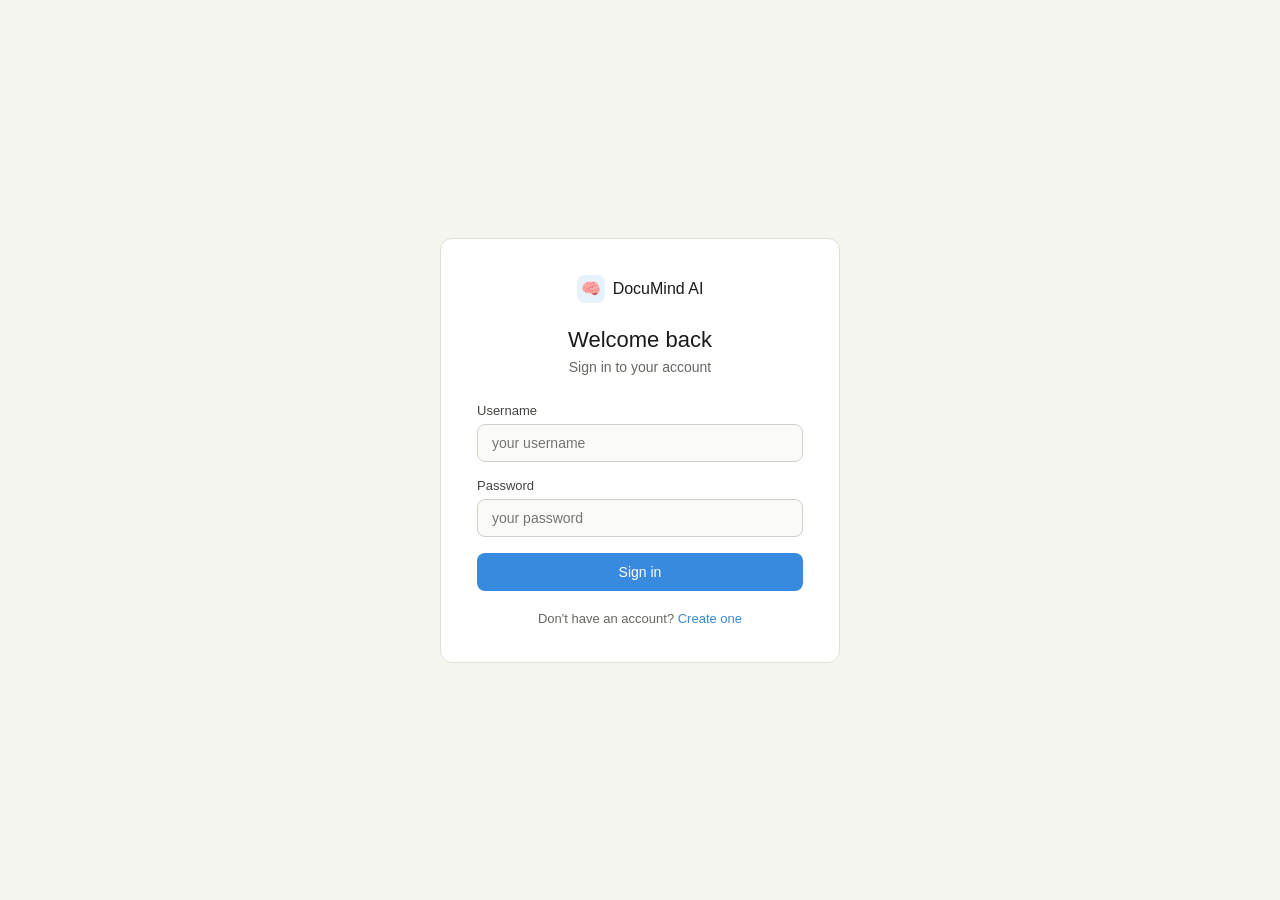
<file: frontend/index.html>
<!DOCTYPE html>
<html lang="en">
<head>
    <meta charset="UTF-8">
    <meta name="viewport" content="width=device-width, initial-scale=1.0">
    <title>DocuMind AI — Login</title>
    <link rel="stylesheet" href="style.css">
</head>
<body>

<div class="auth-container">
    <div class="auth-card">

        <div class="logo" style="justify-content:center; margin-bottom:24px;">
            <div class="logo-icon">🧠</div>
            DocuMind AI
        </div>

        <div class="auth-title" style="text-align:center;">Welcome back</div>
        <div class="auth-subtitle" style="text-align:center;">Sign in to your account</div>

        <div id="alert" class="alert"></div>

        <div class="form-group">
            <label for="username">Username</label>
            <input type="text" id="username" placeholder="your username" autocomplete="username">
        </div>

        <div class="form-group">
            <label for="password">Password</label>
            <input type="password" id="password" placeholder="your password" autocomplete="current-password">
        </div>

        <button class="btn-primary" id="loginBtn" onclick="login()">
            Sign in
        </button>

        <div class="auth-link">
            Don't have an account? <a href="register.html">Create one</a>
        </div>

    </div>
</div>

<script>
    const API = 'http://localhost:8000';

    // Redirect if already logged in
    if (localStorage.getItem('token')) {
        window.location.href = 'dashboard.html';
    }

    // Allow Enter key to submit
    document.addEventListener('keydown', (e) => {
        if (e.key === 'Enter') login();
    });

    async function login() {
        const username = document.getElementById('username').value.trim();
        const password = document.getElementById('password').value.trim();
        const btn      = document.getElementById('loginBtn');
        const alert    = document.getElementById('alert');

        if (!username || !password) {
            showAlert('Enter your username and password.', 'error');
            return;
        }

        btn.disabled    = true;
        btn.innerHTML   = '<span class="spinner"></span>';
        alert.className = 'alert';

        try {
            const res = await fetch(`${API}/users/login`, {
                method:  'POST',
                headers: { 'Content-Type': 'application/json' },
                body:    JSON.stringify({ username, password })
            });

            const data = await res.json();

            if (!res.ok) {
                showAlert(data.detail || 'Invalid username or password.', 'error');
                return;
            }

            // Save token and username
            localStorage.setItem('token',    data.access_token);
            localStorage.setItem('username', username);

            // Redirect to dashboard
            window.location.href = 'dashboard.html';

        } catch (err) {
            showAlert('Could not connect to server. Is it running?', 'error');
        } finally {
            btn.disabled  = false;
            btn.innerHTML = 'Sign in';
        }
    }

    function showAlert(msg, type) {
        const el      = document.getElementById('alert');
        el.textContent = msg;
        el.className   = `alert ${type}`;
    }
</script>

</body>
</html>
</file>
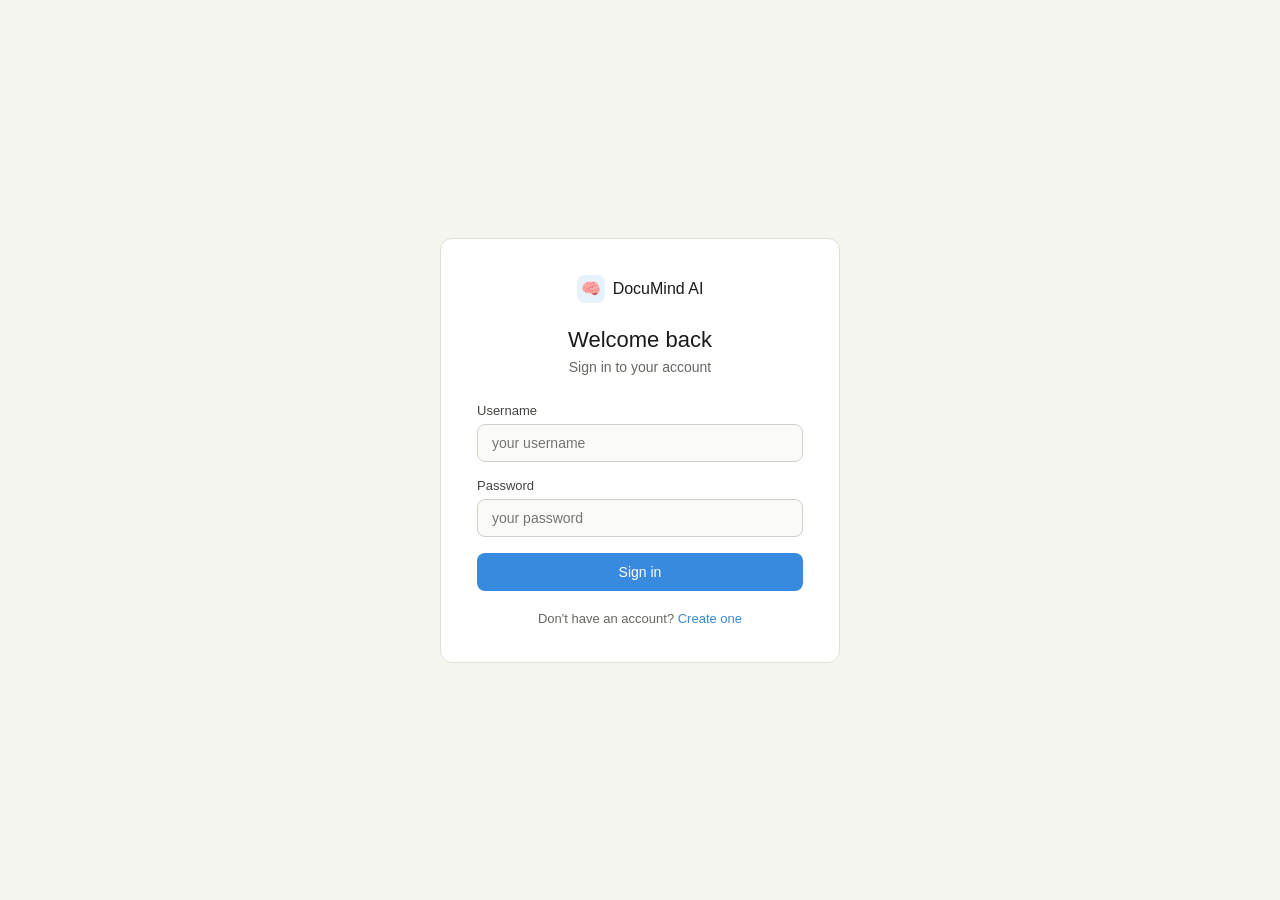
<file: frontend/dashboard.html>
<!DOCTYPE html>
<html lang="en">
<head>
    <meta charset="UTF-8">
    <meta name="viewport" content="width=device-width, initial-scale=1.0">
    <title>DocuMind AI</title>
    <link rel="stylesheet" href="style.css">
</head>
<body>

<!-- Navbar -->
<nav class="navbar">
    <div class="logo">
        <div class="logo-icon">🧠</div>
        DocuMind AI
    </div>
    <div class="nav-user">
        <div class="user-avatar" id="userAvatar">?</div>
        <span id="usernameDisplay" style="font-size:13px;color:#444441;"></span>
        <button class="btn-secondary" onclick="logout()">Logout</button>
    </div>
</nav>

<!-- Dashboard -->
<div class="dashboard">

    <!-- Sidebar -->
    <div class="sidebar">

        <!-- Upload area -->
        <div class="sidebar-header">
            <div class="upload-area" id="uploadArea">
                <input type="file" id="fileInput" accept=".pdf,.txt,.docx" onchange="uploadFile(this)">
                <div class="upload-icon">📄</div>
                <div class="upload-text">Drop PDF here</div>
                <div class="upload-hint">or click to browse</div>
            </div>

            <div class="upload-progress" id="uploadProgress">
                <div class="progress-bar">
                    <div class="progress-fill" id="progressFill"></div>
                </div>
                <div class="progress-text" id="progressText">Uploading...</div>
            </div>
        </div>

        <!-- Document list -->
        <div class="sidebar-section">
            <div class="section-label">Your documents</div>
            <div id="docList">
                <div class="empty-docs">No documents yet.<br>Upload a PDF to get started.</div>
            </div>
        </div>

    </div>

    <!-- Main area -->
    <div class="main-area" id="mainArea">

        <!-- No document selected state -->
        <div class="no-doc-selected" id="noDocSelected">
            <div class="empty-state-icon">🧠</div>
            <div class="empty-state-title">Select a document</div>
            <div class="empty-state-sub">Choose a document from the sidebar<br>or upload a new PDF to start asking questions.</div>
        </div>

        <!-- Chat interface (hidden until doc selected) -->
        <div id="chatInterface" style="display:none; flex-direction:column; height:100%;">

            <!-- Chat header -->
            <div class="chat-header">
                <div>
                    <div class="chat-header-title" id="chatDocName">Document name</div>
                    <div class="chat-header-meta" id="chatDocMeta">0 chunks indexed</div>
                </div>
                <div style="display:flex;align-items:center;gap:8px;">
                    <span class="retrieval-score" id="retrievalScore" style="display:none;">
                        score: —
                    </span>
                    <button class="btn-secondary" style="font-size:12px;" onclick="clearChatHistory()">
                        Clear chat
                    </button>
                </div>
            </div>

            <!-- Messages -->
            <div class="chat-messages" id="chatMessages">
                <div class="empty-state" id="chatEmptyState">
                    <div class="empty-state-icon">💬</div>
                    <div class="empty-state-title">Ask anything</div>
                    <div class="empty-state-sub">Ask a question about this document<br>and get an AI-powered answer.</div>
                </div>
            </div>

            <!-- Input -->
            <div class="chat-input-area">
                <div class="input-row">
                    <textarea
                        class="chat-input"
                        id="questionInput"
                        placeholder="Ask anything about this document..."
                        rows="1"
                        onkeydown="handleKey(event)"
                        oninput="autoResize(this)"
                    ></textarea>
                    <button class="send-btn" id="sendBtn" onclick="askQuestion()">
                        ➤
                    </button>
                </div>
                <div class="input-hint">Press Enter to send · Shift+Enter for new line</div>
            </div>

        </div>

    </div>

</div>

<!-- Source panel (slides in from right) -->
<div class="source-panel" id="sourcePanel">
    <div class="source-panel-title">
        Source chunks
        <button class="btn-secondary" style="font-size:12px;" onclick="closeSourcePanel()">✕ Close</button>
    </div>
    <div id="sourcePanelContent"></div>
</div>

<script>
const API      = 'http://localhost:8000';
let token      = localStorage.getItem('token');
let username   = localStorage.getItem('username');
let currentDoc = null;
let polling    = null;

// ── Auth guard ──────────────────────────────────────────
if (!token) window.location.href = 'index.html';

// ── Init ────────────────────────────────────────────────
document.getElementById('usernameDisplay').textContent = username;
document.getElementById('userAvatar').textContent      =
    username ? username[0].toUpperCase() : '?';

loadDocuments();

// ── Drag and drop ───────────────────────────────────────
const uploadArea = document.getElementById('uploadArea');

uploadArea.addEventListener('dragover', (e) => {
    e.preventDefault();
    uploadArea.classList.add('dragging');
});

uploadArea.addEventListener('dragleave', () => {
    uploadArea.classList.remove('dragging');
});

uploadArea.addEventListener('drop', (e) => {
    e.preventDefault();
    uploadArea.classList.remove('dragging');
    const file = e.dataTransfer.files[0];
    if (file && file.type === 'application/pdf') {
        uploadFileObject(file);
    } else {
        alert('Only PDF files are supported.');
    }
});

// ── Upload file ─────────────────────────────────────────
function uploadFile(input) {
    const file = input.files[0];
    if (file) uploadFileObject(file);
}

async function uploadFileObject(file) {
    const progress     = document.getElementById('uploadProgress');
    const progressFill = document.getElementById('progressFill');
    const progressText = document.getElementById('progressText');

    progress.style.display = 'block';
    progressFill.style.width = '30%';
    progressText.textContent = `Uploading ${file.name}...`;

    const formData = new FormData();
    formData.append('file', file);

    try {
        const res = await fetch(`${API}/documents/upload`, {
            method:  'POST',
            headers: { 'Authorization': `Bearer ${token}` },
            body:    formData
        });

        const data = await res.json();

        if (!res.ok) {
            progressText.textContent = data.detail || 'Upload failed.';
            progressFill.style.width = '0%';
            return;
        }

        progressFill.style.width = '60%';
        progressText.textContent  = 'Processing...';

        // Poll for completion
        await pollDocumentStatus(data.document_id);

    } catch (err) {
        progressText.textContent = 'Connection error.';
    } finally {
        setTimeout(() => {
            progress.style.display   = 'none';
            progressFill.style.width = '0%';
            document.getElementById('fileInput').value = '';
        }, 2000);
    }
}

async function pollDocumentStatus(docId) {
    const progressFill = document.getElementById('progressFill');
    const progressText = document.getElementById('progressText');

    for (let attempt = 0; attempt < 30; attempt++) {
        await sleep(2000);

        const res  = await fetch(`${API}/documents/${docId}`, {
            headers: { 'Authorization': `Bearer ${token}` }
        });
        const data = await res.json();

        if (data.status === 'ready') {
            progressFill.style.width = '100%';
            progressText.textContent  = '✅ Ready!';
            loadDocuments();
            return;
        }

        if (data.status === 'failed') {
            progressText.textContent  = `❌ Failed: ${data.error_message || 'Unknown error'}`;
            progressFill.style.width  = '0%';
            loadDocuments();
            return;
        }

        progressFill.style.width = `${60 + attempt * 1.3}%`;
    }

    progressText.textContent = 'Taking longer than expected...';
    loadDocuments();
}

// ── Load documents ──────────────────────────────────────
async function loadDocuments() {
    try {
        const res  = await fetch(`${API}/documents/`, {
            headers: { 'Authorization': `Bearer ${token}` }
        });
        const docs = await res.json();

        if (!res.ok) {
            if (res.status === 401) logout();
            return;
        }

        renderDocumentList(docs);
    } catch (err) {
        console.error('Failed to load documents:', err);
    }
}

function renderDocumentList(docs) {
    const list = document.getElementById('docList');

    if (!docs || docs.length === 0) {
        list.innerHTML = `<div class="empty-docs">No documents yet.<br>Upload a PDF to get started.</div>`;
        return;
    }

    // Store docs globally for easy access
    window.allDocs = docs;

    list.innerHTML = docs.map((doc, index) => `
        <div class="doc-item ${currentDoc && currentDoc.id === doc.id ? 'active' : ''}"
             onclick="selectDocumentByIndex(${index})">
            <span class="doc-icon">${doc.status === 'ready' ? '📄' : doc.status === 'failed' ? '❌' : '⏳'}</span>
            <span class="doc-name" title="${doc.original_name}">${doc.original_name}</span>
            <span class="status-badge ${doc.status}">${doc.status}</span>
            <button class="doc-delete" onclick="deleteDocument(event, ${doc.id})" title="Delete">🗑</button>
        </div>
    `).join('');
}

function selectDocumentByIndex(index) {
    const doc = window.allDocs[index];
    if (!doc) return;

    if (doc.status !== 'ready') {
        alert(`This document is ${doc.status}. ${doc.status === 'processing' ? 'Please wait.' : 'Please re-upload.'}`);
        return;
    }

    currentDoc = doc;

    // Show chat interface
    document.getElementById('noDocSelected').style.display   = 'none';
    const chatInterface = document.getElementById('chatInterface');
    chatInterface.style.display = 'flex';

    // Update header
    document.getElementById('chatDocName').textContent = doc.original_name;
    document.getElementById('chatDocMeta').textContent =
        `${doc.chunk_count || 0} chunks · ${doc.page_count || 0} pages`;

    document.getElementById('retrievalScore').style.display = 'none';

    // Clear messages and load history
    clearChat();
    loadChatHistory(doc.id);
    loadDocuments();

    // Focus input
    setTimeout(() => document.getElementById('questionInput').focus(), 100);
}
// ── Load chat history ───────────────────────────────────
async function loadChatHistory(docId) {
    try {
        const res  = await fetch(`${API}/chat/${docId}/history`, {
            headers: { 'Authorization': `Bearer ${token}` }
        });
        const data = await res.json();

        if (!res.ok || !data.length) return;

        // Render history in reverse (oldest first)
        const history = [...data].reverse();
        history.forEach(entry => {
            appendMessage('user', entry.question);
            appendMessage('ai', entry.answer, [], entry.retrieval_score);
        });

    } catch (err) {
        console.error('Failed to load history:', err);
    }
}

// ── Ask question ────────────────────────────────────────
async function askQuestion() {
    if (!currentDoc) return;

    const input    = document.getElementById('questionInput');
    const question = input.value.trim();
    if (!question) return;

    input.value = '';
    autoResize(input);

    // Show user message
    appendMessage('user', question);
    document.getElementById('chatEmptyState') &&
        (document.getElementById('chatEmptyState').style.display = 'none');

    // Show typing indicator
    const typingId = showTyping();

    // Disable send button
    const sendBtn = document.getElementById('sendBtn');
    sendBtn.disabled = true;

    try {
        const res  = await fetch(`${API}/chat/${currentDoc.id}`, {
            method:  'POST',
            headers: {
                'Content-Type':  'application/json',
                'Authorization': `Bearer ${token}`
            },
            body: JSON.stringify({ question })
        });

        const data = await res.json();
        removeTyping(typingId);

        if (!res.ok) {
            appendMessage('ai', `Error: ${data.detail || 'Something went wrong.'}`);
            return;
        }

        appendMessage('ai', data.answer, data.sources, data.retrieval_score);

        // Update retrieval score
        const scoreEl = document.getElementById('retrievalScore');
        scoreEl.style.display = 'inline';
        scoreEl.textContent   = `score: ${data.retrieval_score.toFixed(2)}`;

    } catch (err) {
        removeTyping(typingId);
        appendMessage('ai', 'Connection error. Is the server running?');
    } finally {
        sendBtn.disabled = false;
        input.focus();
    }
}

// ── Message rendering ───────────────────────────────────
function appendMessage(role, text, sources = [], score = null) {
    const messages  = document.getElementById('chatMessages');
    const emptyState = document.getElementById('chatEmptyState');
    if (emptyState) emptyState.style.display = 'none';

    const msgDiv    = document.createElement('div');
    msgDiv.className = `message ${role}`;

    const sourceHtml = sources && sources.length > 0
        ? `<div class="message-sources">
            ${sources.map((s, i) =>
                `<span class="source-chip" onclick="showSources(${JSON.stringify(JSON.stringify(sources))})">${'Source ' + (i+1)}</span>`
            ).join('')}
           </div>`
        : '';

    msgDiv.innerHTML = `
        <div class="message-label">${role === 'user' ? 'You' : 'DocuMind AI'}</div>
        <div class="message-bubble">
            ${escapeHtml(text)}
            ${role === 'ai' ? sourceHtml : ''}
        </div>
    `;

    messages.appendChild(msgDiv);
    messages.scrollTop = messages.scrollHeight;
}

function showTyping() {
    const messages = document.getElementById('chatMessages');
    const id       = 'typing-' + Date.now();
    const div      = document.createElement('div');
    div.className  = 'message ai';
    div.id         = id;
    div.innerHTML  = `
        <div class="message-label">DocuMind AI</div>
        <div class="typing-indicator">
            <div class="typing-dot"></div>
            <div class="typing-dot"></div>
            <div class="typing-dot"></div>
        </div>
    `;
    messages.appendChild(div);
    messages.scrollTop = messages.scrollHeight;
    return id;
}

function removeTyping(id) {
    const el = document.getElementById(id);
    if (el) el.remove();
}

// ── Source panel ────────────────────────────────────────
function showSources(sourcesJson) {
    const sources = JSON.parse(sourcesJson);
    const panel   = document.getElementById('sourcePanel');
    const content = document.getElementById('sourcePanelContent');

    content.innerHTML = sources.map((s, i) => `
        <div class="source-item">
            <div class="source-number">Source ${i + 1}</div>
            ${escapeHtml(s.content)}
        </div>
    `).join('');

    panel.classList.add('open');
}

function closeSourcePanel() {
    document.getElementById('sourcePanel').classList.remove('open');
}

// ── Delete document ─────────────────────────────────────
async function deleteDocument(e, docId) {
    e.stopPropagation();
    if (!confirm('Delete this document and all its chat history?')) return;

    try {
        const res = await fetch(`${API}/documents/${docId}`, {
            method:  'DELETE',
            headers: { 'Authorization': `Bearer ${token}` }
        });

        if (res.ok) {
            if (currentDoc && currentDoc.id === docId) {
                currentDoc = null;
                document.getElementById('noDocSelected').style.display  = 'flex';
                document.getElementById('chatInterface').style.display  = 'none';
            }
            loadDocuments();
        }
    } catch (err) {
        alert('Could not delete document.');
    }
}

// ── Helpers ─────────────────────────────────────────────
// Clear only the UI — don't touch DB
function clearChat() {
    const messages = document.getElementById('chatMessages');
    messages.innerHTML = `
        <div class="empty-state" id="chatEmptyState">
            <div class="empty-state-icon">💬</div>
            <div class="empty-state-title">Ask anything</div>
            <div class="empty-state-sub">Ask a question about this document<br>and get an AI-powered answer.</div>
        </div>
    `;
    document.getElementById('retrievalScore').style.display = 'none';
}

// Clear UI + delete all history from DB
async function clearChatHistory() {
    if (!currentDoc) return;
    if (!confirm('Delete all chat history for this document?')) return;

    try {
        // Fetch all history entries
        const res  = await fetch(`${API}/chat/${currentDoc.id}/history`, {
            headers: { 'Authorization': `Bearer ${token}` }
        });
        const data = await res.json();

        // Delete each entry
        for (const entry of data) {
            await fetch(`${API}/chat/${entry.id}`, {
                method:  'DELETE',
                headers: { 'Authorization': `Bearer ${token}` }
            });
        }

        // Clear UI
        clearChat();

    } catch (err) {
        alert('Could not clear history.');
    }
}

function logout() {
    localStorage.removeItem('token');
    localStorage.removeItem('username');
    window.location.href = 'index.html';
}

function handleKey(e) {
    if (e.key === 'Enter' && !e.shiftKey) {
        e.preventDefault();
        askQuestion();
    }
}

function autoResize(el) {
    el.style.height = 'auto';
    el.style.height = Math.min(el.scrollHeight, 120) + 'px';
}

function escapeHtml(text) {
    return text
        .replace(/&/g, '&amp;')
        .replace(/</g, '&lt;')
        .replace(/>/g, '&gt;')
        .replace(/\n/g, '<br>');
}

function sleep(ms) {
    return new Promise(resolve => setTimeout(resolve, ms));
}
</script>

</body>
</html>
</file>
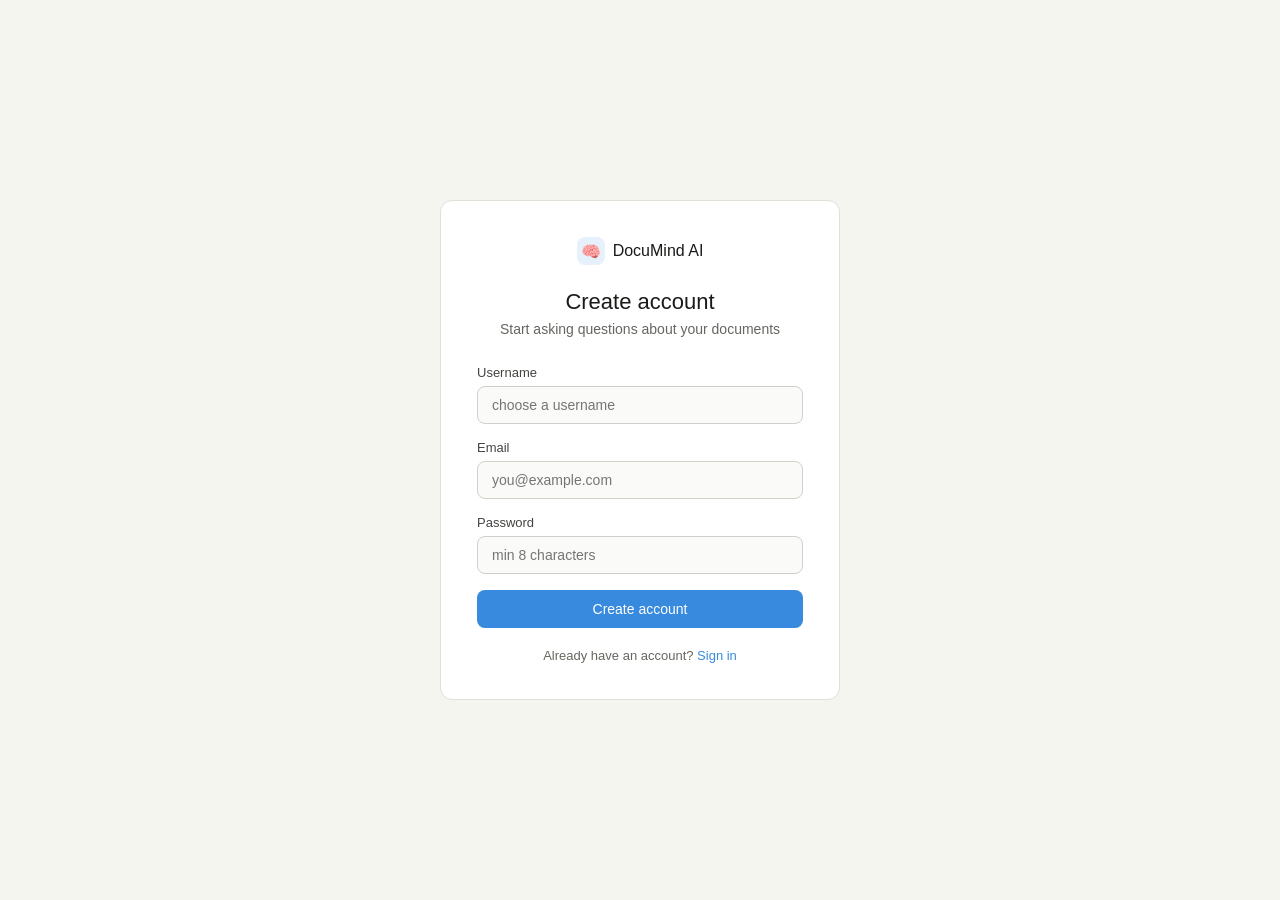
<file: frontend/register.html>
<!DOCTYPE html>
<html lang="en">
<head>
    <meta charset="UTF-8">
    <meta name="viewport" content="width=device-width, initial-scale=1.0">
    <title>DocuMind AI — Register</title>
    <link rel="stylesheet" href="style.css">
</head>
<body>

<div class="auth-container">
    <div class="auth-card">

        <div class="logo" style="justify-content:center; margin-bottom:24px;">
            <div class="logo-icon">🧠</div>
            DocuMind AI
        </div>

        <div class="auth-title" style="text-align:center;">Create account</div>
        <div class="auth-subtitle" style="text-align:center;">Start asking questions about your documents</div>

        <div id="alert" class="alert"></div>

        <div class="form-group">
            <label for="username">Username</label>
            <input type="text" id="username" placeholder="choose a username" autocomplete="username">
        </div>

        <div class="form-group">
            <label for="email">Email</label>
            <input type="email" id="email" placeholder="you@example.com" autocomplete="email">
        </div>

        <div class="form-group">
            <label for="password">Password</label>
            <input type="password" id="password" placeholder="min 8 characters" autocomplete="new-password">
        </div>

        <button class="btn-primary" id="registerBtn" onclick="register()">
            Create account
        </button>

        <div class="auth-link">
            Already have an account? <a href="index.html">Sign in</a>
        </div>

    </div>
</div>

<script>
    const API = 'http://localhost:8000';

    document.addEventListener('keydown', (e) => {
        if (e.key === 'Enter') register();
    });

    async function register() {
        const username = document.getElementById('username').value.trim();
        const email    = document.getElementById('email').value.trim();
        const password = document.getElementById('password').value.trim();
        const btn      = document.getElementById('registerBtn');

        if (!username || !email || !password) {
            showAlert('Fill in all fields.', 'error');
            return;
        }

        btn.disabled  = true;
        btn.innerHTML = '<span class="spinner"></span>';

        try {
            const res  = await fetch(`${API}/users/register`, {
                method:  'POST',
                headers: { 'Content-Type': 'application/json' },
                body:    JSON.stringify({ username, email, password })
            });

            const data = await res.json();

            if (!res.ok) {
                showAlert(data.detail || 'Registration failed.', 'error');
                return;
            }

            showAlert('Account created! Redirecting to login...', 'success');
            setTimeout(() => window.location.href = 'index.html', 1500);

        } catch (err) {
            showAlert('Could not connect to server.', 'error');
        } finally {
            btn.disabled  = false;
            btn.innerHTML = 'Create account';
        }
    }

    function showAlert(msg, type) {
        const el      = document.getElementById('alert');
        el.textContent = msg;
        el.className   = `alert ${type}`;
    }
</script>

</body>
</html>
</file>
<file: frontend/style.css>
* { margin: 0; padding: 0; box-sizing: border-box; }

body {
    font-family: -apple-system, BlinkMacSystemFont, 'Segoe UI', sans-serif;
    background: #f5f5f0;
    color: #1a1a18;
    min-height: 100vh;
}

/* ── Navbar ── */
.navbar {
    background: #ffffff;
    border-bottom: 0.5px solid #e0e0d8;
    padding: 0 24px;
    height: 56px;
    display: flex;
    align-items: center;
    justify-content: space-between;
    position: sticky;
    top: 0;
    z-index: 100;
}

.logo {
    display: flex;
    align-items: center;
    gap: 8px;
    font-size: 16px;
    font-weight: 500;
    color: #1a1a18;
    text-decoration: none;
}

.logo-icon {
    width: 28px;
    height: 28px;
    background: #e6f1fb;
    border-radius: 8px;
    display: flex;
    align-items: center;
    justify-content: center;
    font-size: 16px;
}

/* ── Auth pages ── */
.auth-container {
    min-height: 100vh;
    display: flex;
    align-items: center;
    justify-content: center;
    padding: 24px;
}

.auth-card {
    background: #ffffff;
    border: 0.5px solid #e0e0d8;
    border-radius: 12px;
    padding: 36px;
    width: 100%;
    max-width: 400px;
}

.auth-title {
    font-size: 22px;
    font-weight: 500;
    margin-bottom: 6px;
}

.auth-subtitle {
    font-size: 14px;
    color: #666660;
    margin-bottom: 28px;
}

/* ── Form elements ── */
.form-group { margin-bottom: 16px; }

.form-group label {
    display: block;
    font-size: 13px;
    color: #444441;
    margin-bottom: 6px;
    font-weight: 500;
}

.form-group input {
    width: 100%;
    padding: 10px 14px;
    border: 0.5px solid #d0d0c8;
    border-radius: 8px;
    font-size: 14px;
    background: #fafaf8;
    color: #1a1a18;
    outline: none;
    transition: border-color 0.15s;
}

.form-group input:focus {
    border-color: #378add;
    background: #ffffff;
    box-shadow: 0 0 0 3px rgba(55, 138, 221, 0.1);
}

/* ── Buttons ── */
.btn-primary {
    width: 100%;
    padding: 11px;
    background: #378add;
    color: #ffffff;
    border: none;
    border-radius: 8px;
    font-size: 14px;
    font-weight: 500;
    cursor: pointer;
    transition: background 0.15s;
}

.btn-primary:hover { background: #185fa5; }
.btn-primary:disabled { background: #b5d4f4; cursor: not-allowed; }

.btn-secondary {
    padding: 8px 16px;
    background: transparent;
    color: #444441;
    border: 0.5px solid #d0d0c8;
    border-radius: 8px;
    font-size: 13px;
    cursor: pointer;
    transition: background 0.15s;
}

.btn-secondary:hover { background: #f5f5f0; }

.btn-danger {
    padding: 6px 12px;
    background: transparent;
    color: #a32d2d;
    border: 0.5px solid #f09595;
    border-radius: 8px;
    font-size: 12px;
    cursor: pointer;
}

.btn-danger:hover { background: #fcebeb; }

/* ── Auth link ── */
.auth-link {
    text-align: center;
    margin-top: 20px;
    font-size: 13px;
    color: #666660;
}

.auth-link a { color: #378add; text-decoration: none; }
.auth-link a:hover { text-decoration: underline; }

/* ── Error / Success messages ── */
.alert {
    padding: 10px 14px;
    border-radius: 8px;
    font-size: 13px;
    margin-bottom: 16px;
    display: none;
}

.alert.error {
    background: #fcebeb;
    color: #a32d2d;
    border: 0.5px solid #f09595;
    display: block;
}

.alert.success {
    background: #eaf3de;
    color: #3b6d11;
    border: 0.5px solid #97c459;
    display: block;
}

/* ── Dashboard layout ── */
.dashboard {
    display: grid;
    grid-template-columns: 280px 1fr;
    height: calc(100vh - 56px);
}

/* ── Sidebar ── */
.sidebar {
    background: #ffffff;
    border-right: 0.5px solid #e0e0d8;
    display: flex;
    flex-direction: column;
    overflow: hidden;
}

.sidebar-header {
    padding: 16px;
    border-bottom: 0.5px solid #e0e0d8;
}

.upload-area {
    border: 1.5px dashed #d0d0c8;
    border-radius: 8px;
    padding: 16px;
    text-align: center;
    cursor: pointer;
    transition: border-color 0.15s, background 0.15s;
    position: relative;
}

.upload-area:hover {
    border-color: #378add;
    background: #e6f1fb;
}

.upload-area.dragging {
    border-color: #378add;
    background: #e6f1fb;
}

.upload-area input[type="file"] {
    position: absolute;
    inset: 0;
    opacity: 0;
    cursor: pointer;
    width: 100%;
    height: 100%;
}

.upload-icon { font-size: 24px; margin-bottom: 6px; }
.upload-text { font-size: 13px; color: #444441; font-weight: 500; }
.upload-hint { font-size: 11px; color: #888780; margin-top: 2px; }

.upload-progress {
    margin-top: 10px;
    display: none;
}

.progress-bar {
    height: 4px;
    background: #e0e0d8;
    border-radius: 99px;
    overflow: hidden;
}

.progress-fill {
    height: 100%;
    background: #378add;
    border-radius: 99px;
    width: 0%;
    transition: width 0.3s;
}

.progress-text {
    font-size: 11px;
    color: #888780;
    margin-top: 4px;
    text-align: center;
}

/* ── Document list ── */
.sidebar-section {
    padding: 16px;
    flex: 1;
    overflow-y: auto;
}

.section-label {
    font-size: 11px;
    color: #888780;
    text-transform: uppercase;
    letter-spacing: 0.06em;
    margin-bottom: 8px;
}

.doc-item {
    display: flex;
    align-items: center;
    gap: 8px;
    padding: 9px 10px;
    border-radius: 8px;
    cursor: pointer;
    margin-bottom: 2px;
    transition: background 0.1s;
    border: 0.5px solid transparent;
}

.doc-item:hover { background: #f5f5f0; }

.doc-item.active {
    background: #e6f1fb;
    border-color: #b5d4f4;
}

.doc-icon { font-size: 16px; flex-shrink: 0; }
.doc-name { font-size: 13px; color: #1a1a18; flex: 1; overflow: hidden; text-overflow: ellipsis; white-space: nowrap; }

.status-badge {
    font-size: 10px;
    padding: 2px 6px;
    border-radius: 99px;
    flex-shrink: 0;
}

.status-badge.ready { background: #eaf3de; color: #3b6d11; }
.status-badge.processing { background: #faeeda; color: #854f0b; }
.status-badge.failed { background: #fcebeb; color: #a32d2d; }

.doc-delete {
    font-size: 12px;
    color: #a32d2d;
    background: transparent;
    border: none;
    cursor: pointer;
    padding: 2px 4px;
    border-radius: 4px;
    opacity: 0;
    transition: opacity 0.1s;
}

.doc-item:hover .doc-delete { opacity: 1; }

.empty-docs {
    text-align: center;
    padding: 24px 16px;
    color: #888780;
    font-size: 13px;
}

/* ── Main chat area ── */
.main-area {
    display: flex;
    flex-direction: column;
    background: #f5f5f0;
    overflow: hidden;
}

.chat-header {
    background: #ffffff;
    border-bottom: 0.5px solid #e0e0d8;
    padding: 14px 20px;
    display: flex;
    align-items: center;
    justify-content: space-between;
}

.chat-header-title {
    font-size: 15px;
    font-weight: 500;
    color: #1a1a18;
}

.chat-header-meta {
    font-size: 12px;
    color: #888780;
    margin-top: 2px;
}

.retrieval-score {
    font-size: 11px;
    background: #faeeda;
    color: #854f0b;
    padding: 3px 10px;
    border-radius: 99px;
}

.chat-messages {
    flex: 1;
    overflow-y: auto;
    padding: 20px;
    display: flex;
    flex-direction: column;
    gap: 16px;
}

.empty-state {
    flex: 1;
    display: flex;
    flex-direction: column;
    align-items: center;
    justify-content: center;
    color: #888780;
    text-align: center;
    padding: 40px;
}

.empty-state-icon { font-size: 40px; margin-bottom: 12px; }
.empty-state-title { font-size: 16px; font-weight: 500; color: #444441; margin-bottom: 6px; }
.empty-state-sub { font-size: 13px; }

/* ── Messages ── */
.message { display: flex; flex-direction: column; max-width: 75%; }
.message.user { align-self: flex-end; align-items: flex-end; }
.message.ai { align-self: flex-start; align-items: flex-start; }

.message-label { font-size: 11px; color: #888780; margin-bottom: 4px; }

.message-bubble {
    padding: 12px 16px;
    border-radius: 12px;
    font-size: 14px;
    line-height: 1.6;
}

.message.user .message-bubble {
    background: #378add;
    color: #ffffff;
    border-radius: 12px 12px 4px 12px;
}

.message.ai .message-bubble {
    background: #ffffff;
    border: 0.5px solid #e0e0d8;
    color: #1a1a18;
    border-radius: 12px 12px 12px 4px;
}

.message-sources {
    display: flex;
    flex-wrap: wrap;
    gap: 4px;
    margin-top: 8px;
}

.source-chip {
    font-size: 11px;
    background: #eaf3de;
    color: #3b6d11;
    padding: 2px 8px;
    border-radius: 99px;
    cursor: pointer;
    border: 0.5px solid #97c459;
    transition: background 0.1s;
}

.source-chip:hover { background: #c0dd97; }

.typing-indicator {
    display: flex;
    align-items: center;
    gap: 4px;
    padding: 12px 16px;
    background: #ffffff;
    border: 0.5px solid #e0e0d8;
    border-radius: 12px;
    width: fit-content;
}

.typing-dot {
    width: 6px;
    height: 6px;
    background: #888780;
    border-radius: 50%;
    animation: typing 1.2s infinite;
}

.typing-dot:nth-child(2) { animation-delay: 0.2s; }
.typing-dot:nth-child(3) { animation-delay: 0.4s; }

@keyframes typing {
    0%, 60%, 100% { transform: translateY(0); opacity: 0.4; }
    30% { transform: translateY(-6px); opacity: 1; }
}

/* ── Chat input ── */
.chat-input-area {
    background: #ffffff;
    border-top: 0.5px solid #e0e0d8;
    padding: 16px 20px;
}

.input-row {
    display: flex;
    gap: 10px;
    align-items: flex-end;
}

.chat-input {
    flex: 1;
    padding: 11px 16px;
    border: 0.5px solid #d0d0c8;
    border-radius: 24px;
    font-size: 14px;
    background: #fafaf8;
    color: #1a1a18;
    outline: none;
    resize: none;
    font-family: inherit;
    max-height: 120px;
    transition: border-color 0.15s;
}

.chat-input:focus {
    border-color: #378add;
    background: #ffffff;
}

.send-btn {
    width: 40px;
    height: 40px;
    background: #378add;
    color: #ffffff;
    border: none;
    border-radius: 50%;
    cursor: pointer;
    display: flex;
    align-items: center;
    justify-content: center;
    font-size: 16px;
    flex-shrink: 0;
    transition: background 0.15s, transform 0.1s;
}

.send-btn:hover { background: #185fa5; }
.send-btn:active { transform: scale(0.95); }
.send-btn:disabled { background: #b5d4f4; cursor: not-allowed; }

.input-hint {
    font-size: 11px;
    color: #888780;
    text-align: center;
    margin-top: 8px;
}

/* ── Source panel ── */
.source-panel {
    position: fixed;
    right: 0;
    top: 56px;
    bottom: 0;
    width: 320px;
    background: #ffffff;
    border-left: 0.5px solid #e0e0d8;
    padding: 16px;
    overflow-y: auto;
    transform: translateX(100%);
    transition: transform 0.2s;
    z-index: 50;
}

.source-panel.open { transform: translateX(0); }

.source-panel-title {
    font-size: 14px;
    font-weight: 500;
    margin-bottom: 12px;
    display: flex;
    align-items: center;
    justify-content: space-between;
}

.source-item {
    background: #f5f5f0;
    border: 0.5px solid #e0e0d8;
    border-radius: 8px;
    padding: 12px;
    margin-bottom: 8px;
    font-size: 12px;
    line-height: 1.6;
    color: #444441;
}

.source-number {
    font-size: 11px;
    font-weight: 500;
    color: #378add;
    margin-bottom: 4px;
}

/* ── Navbar user ── */
.nav-user {
    display: flex;
    align-items: center;
    gap: 10px;
}

.user-avatar {
    width: 30px;
    height: 30px;
    border-radius: 50%;
    background: #e6f1fb;
    color: #185fa5;
    display: flex;
    align-items: center;
    justify-content: center;
    font-size: 12px;
    font-weight: 500;
}

/* ── Spinner ── */
.spinner {
    width: 16px;
    height: 16px;
    border: 2px solid #e0e0d8;
    border-top-color: #378add;
    border-radius: 50%;
    animation: spin 0.6s linear infinite;
    display: inline-block;
}

@keyframes spin { to { transform: rotate(360deg); } }

/* ── No document selected ── */
.no-doc-selected {
    flex: 1;
    display: flex;
    flex-direction: column;
    align-items: center;
    justify-content: center;
    color: #888780;
    text-align: center;
    padding: 40px;
}
</file>
